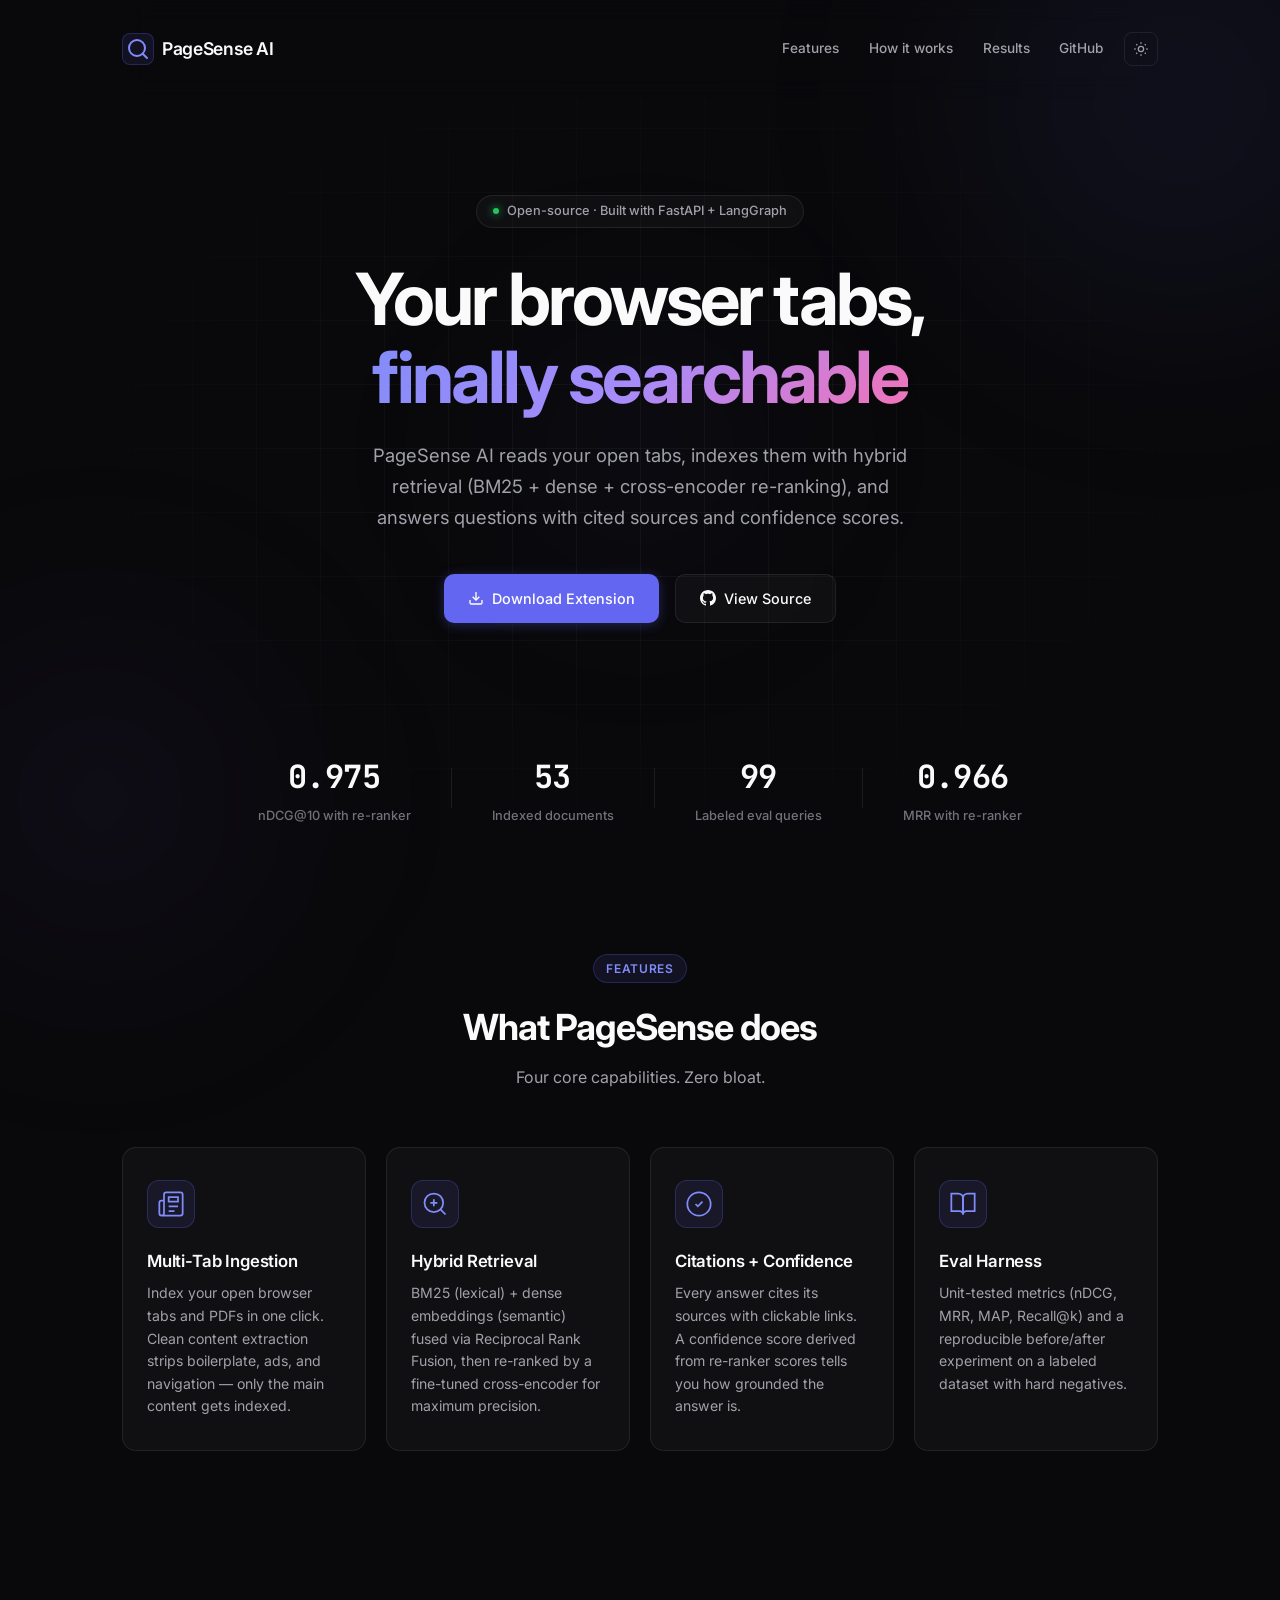
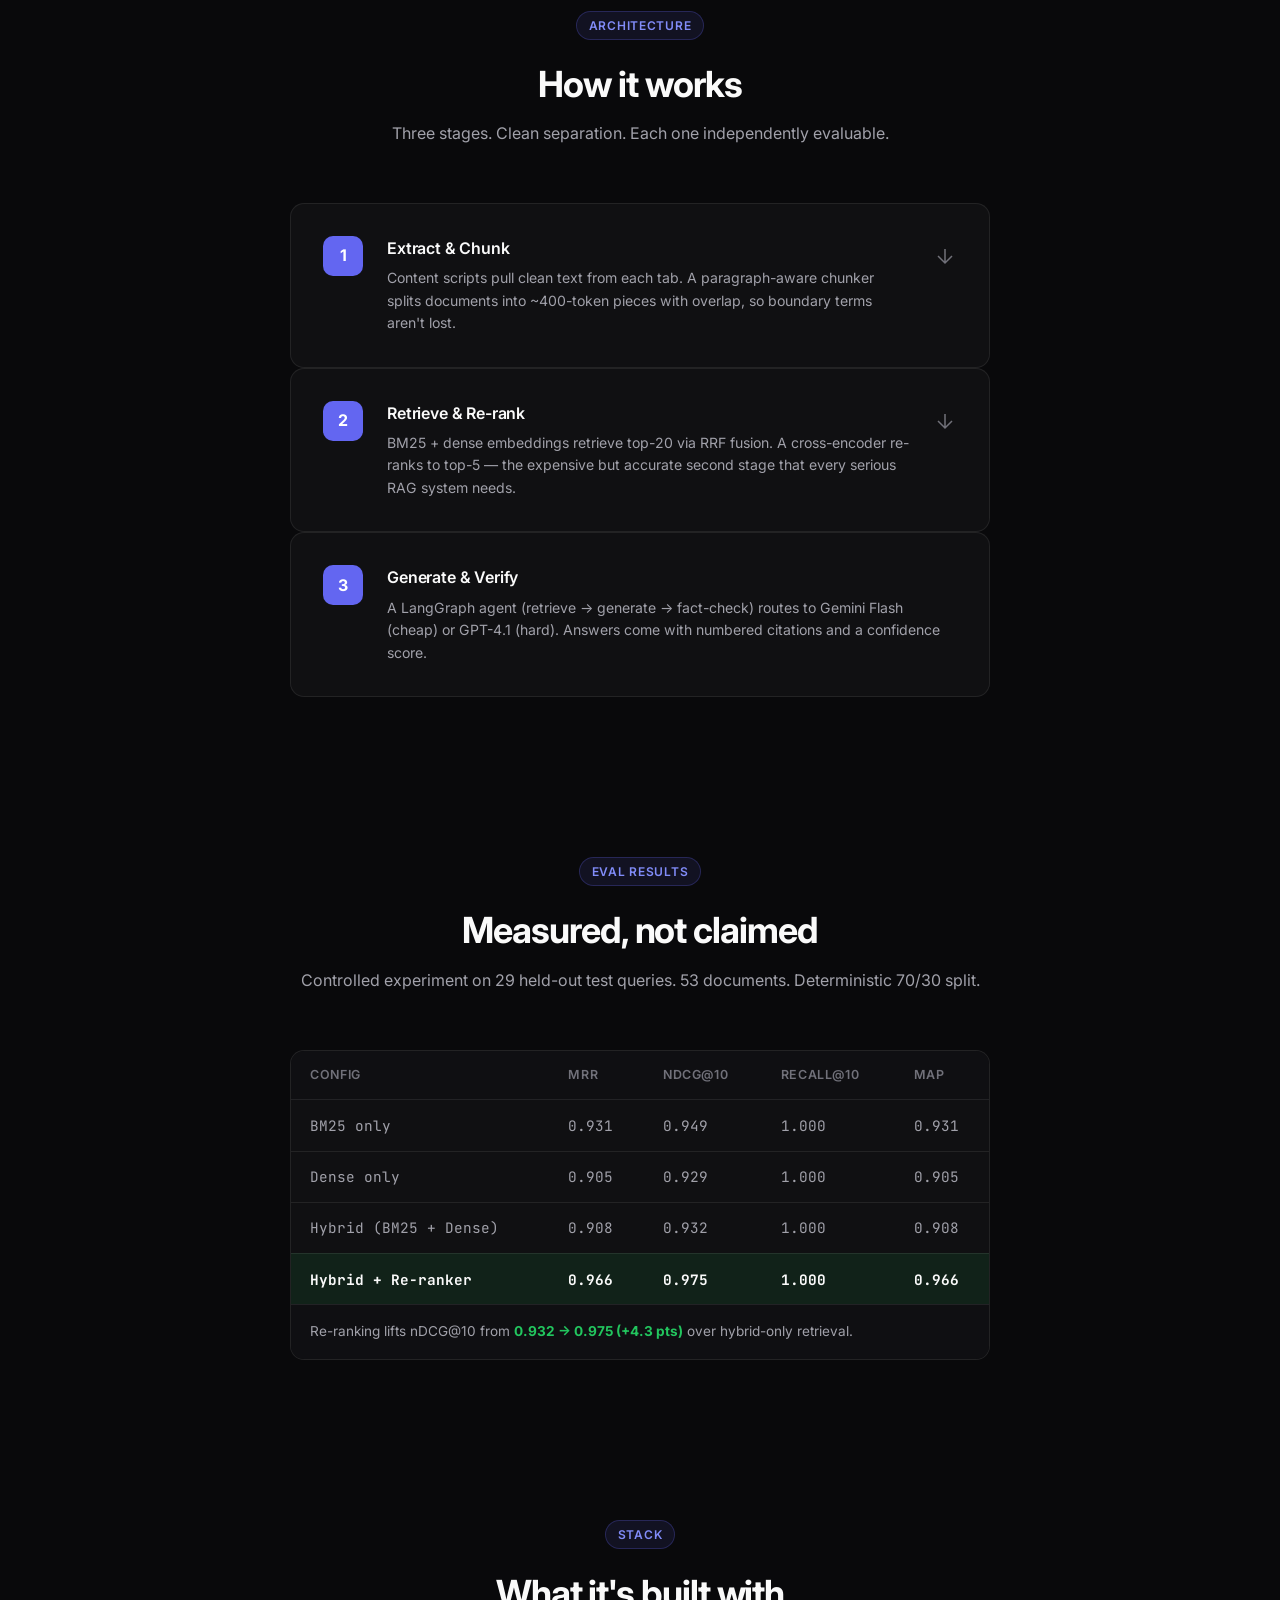
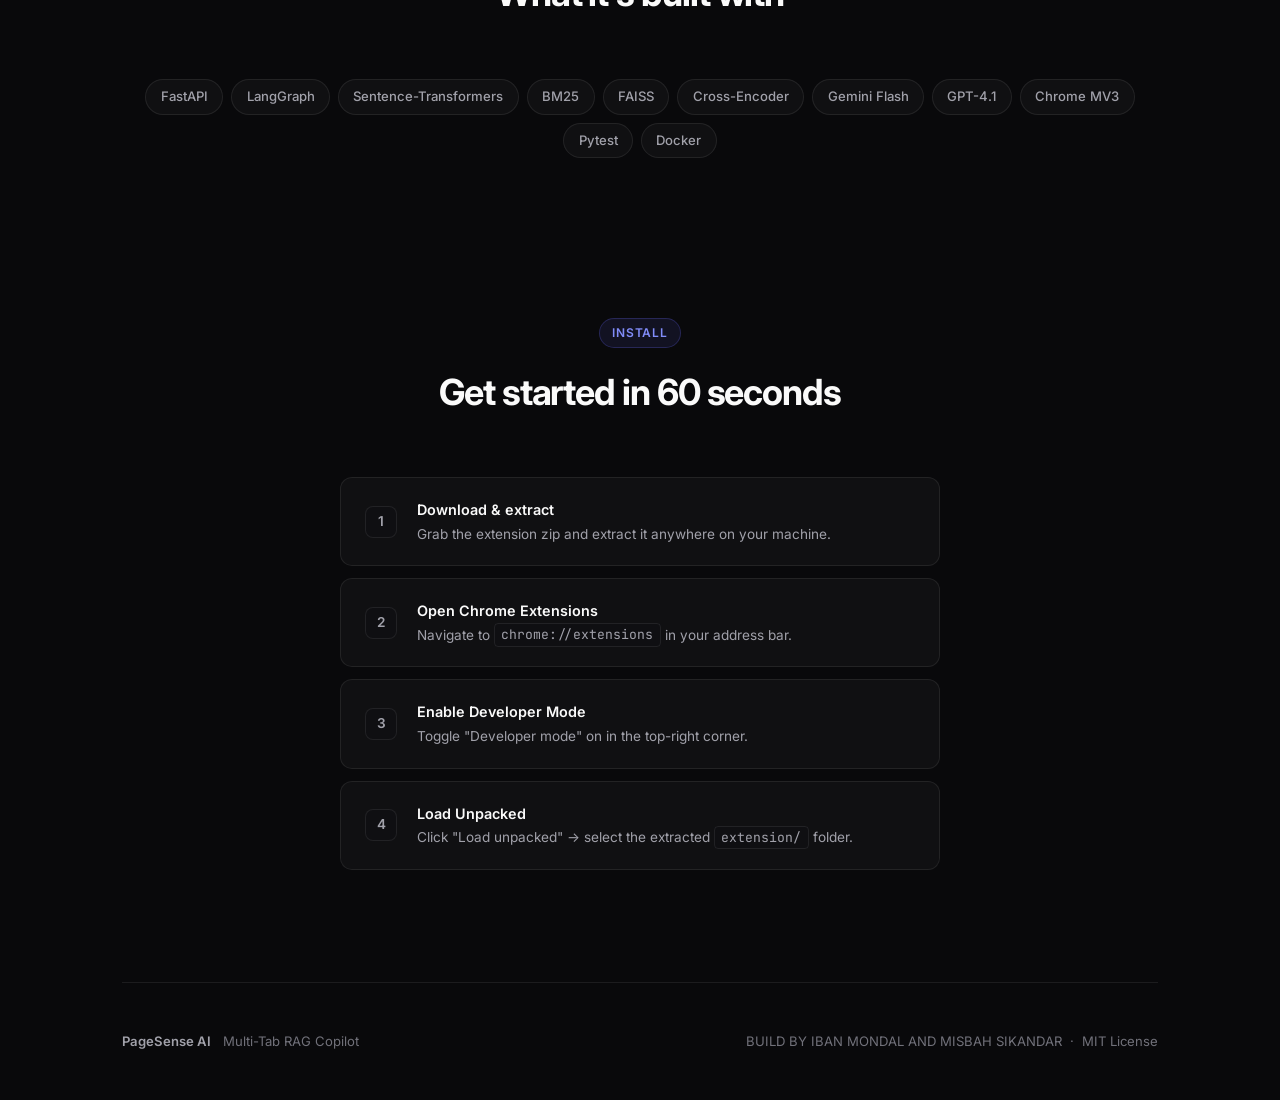
<file: website/index.html>
<!DOCTYPE html>
<html lang="en" data-theme="dark">
<head>
  <meta charset="UTF-8">
  <meta name="viewport" content="width=device-width, initial-scale=1.0">
  <title>PageSense AI — Multi-Tab RAG Copilot</title>
  <meta name="description" content="An intelligent browser copilot that reads your open tabs and answers with citations, powered by hybrid retrieval and a fine-tuned re-ranker.">
  <link rel="stylesheet" href="style.css">
  <link rel="preconnect" href="https://fonts.googleapis.com">
  <link href="https://fonts.googleapis.com/css2?family=Inter:wght@300;400;500;600;700;800&family=JetBrains+Mono:wght@400;500&display=swap" rel="stylesheet">
</head>
<body>

  <!-- Animated background -->
  <div class="bg-grid"></div>
  <div class="gradient-orb orb-1"></div>
  <div class="gradient-orb orb-2"></div>
  <div class="gradient-orb orb-3"></div>

  <div class="container">

    <!-- Nav -->
    <nav class="nav reveal">
      <div class="nav-logo">
        <span class="logo-icon">
          <svg width="24" height="24" viewBox="0 0 24 24" fill="none" stroke="currentColor" stroke-width="2" stroke-linecap="round" stroke-linejoin="round"><circle cx="11" cy="11" r="8"/><path d="m21 21-4.3-4.3"/></svg>
        </span>
        PageSense AI
      </div>
      <div class="nav-right">
        <a href="#features" class="nav-link">Features</a>
        <a href="#how-it-works" class="nav-link">How it works</a>
        <a href="#results" class="nav-link">Results</a>
        <a href="https://github.com/ibanmondal/PAGESENSEAI" target="_blank" class="nav-link">GitHub</a>
        <button class="theme-btn" id="theme-btn" aria-label="Toggle theme">
          <svg class="icon-sun" width="16" height="16" viewBox="0 0 24 24" fill="none" stroke="currentColor" stroke-width="2"><circle cx="12" cy="12" r="4"/><path d="M12 2v2M12 20v2M4.93 4.93l1.41 1.41M17.66 17.66l1.41 1.41M2 12h2M20 12h2M6.34 17.66l-1.41 1.41M19.07 4.93l-1.41 1.41"/></svg>
          <svg class="icon-moon" width="16" height="16" viewBox="0 0 24 24" fill="none" stroke="currentColor" stroke-width="2"><path d="M12 3a6 6 0 0 0 9 9 9 9 0 1 1-9-9Z"/></svg>
        </button>
      </div>
    </nav>

    <!-- Hero -->
    <header class="hero">
      <div class="hero-badge reveal">
        <span class="badge-dot"></span>
        Open-source · Built with FastAPI + LangGraph
      </div>
      <h1 class="hero-title reveal">
        Your browser tabs,<br>
        <span class="gradient-text">finally searchable</span>
      </h1>
      <p class="hero-sub reveal">
        PageSense AI reads your open tabs, indexes them with hybrid retrieval (BM25 + dense + cross-encoder re-ranking), and answers questions with cited sources and confidence scores.
      </p>
      <div class="hero-actions reveal">
        <a href="downloads/pagesense-extension.zip?v=2" class="btn btn-primary" download>
          <svg width="16" height="16" viewBox="0 0 24 24" fill="none" stroke="currentColor" stroke-width="2"><path d="M21 15v4a2 2 0 0 1-2 2H5a2 2 0 0 1-2-2v-4"/><polyline points="7 10 12 15 17 10"/><line x1="12" y1="15" x2="12" y2="3"/></svg>
          Download Extension
        </a>
        <a href="https://github.com/ibanmondal/PAGESENSEAI" target="_blank" class="btn btn-secondary">
          <svg width="16" height="16" viewBox="0 0 24 24" fill="currentColor"><path d="M12 0c-6.626 0-12 5.373-12 12 0 5.302 3.438 9.8 8.207 11.387.599.111.793-.261.793-.577v-2.234c-3.338.726-4.033-1.416-4.033-1.416-.546-1.387-1.333-1.756-1.333-1.756-1.089-.745.083-.729.083-.729 1.205.084 1.839 1.237 1.839 1.237 1.07 1.834 2.807 1.304 3.492.997.107-.775.418-1.305.762-1.604-2.665-.305-5.467-1.334-5.467-5.931 0-1.311.469-2.381 1.236-3.221-.124-.303-.535-1.524.117-3.176 0 0 1.008-.322 3.301 1.23.957-.266 1.983-.399 3.003-.404 1.02.005 2.047.138 3.006.404 2.291-1.552 3.297-1.23 3.297-1.23.653 1.653.242 2.874.118 3.176.77.84 1.235 1.911 1.235 3.221 0 4.609-2.807 5.624-5.479 5.921.43.372.823 1.102.823 2.222v3.293c0 .319.192.694.801.576 4.765-1.589 8.199-6.086 8.199-11.386 0-6.627-5.373-12-12-12z"/></svg>
          View Source
        </a>
      </div>
    </header>

    <!-- Stats -->
    <section class="stats reveal">
      <div class="stat">
        <div class="stat-value" data-target="0.975">0</div>
        <div class="stat-label">nDCG@10 with re-ranker</div>
      </div>
      <div class="stat-divider"></div>
      <div class="stat">
        <div class="stat-value" data-target="53">0</div>
        <div class="stat-label">Indexed documents</div>
      </div>
      <div class="stat-divider"></div>
      <div class="stat">
        <div class="stat-value" data-target="99">0</div>
        <div class="stat-label">Labeled eval queries</div>
      </div>
      <div class="stat-divider"></div>
      <div class="stat">
        <div class="stat-value" data-target="0.966">0</div>
        <div class="stat-label">MRR with re-ranker</div>
      </div>
    </section>

    <!-- Features -->
    <section id="features" class="section">
      <div class="section-header reveal">
        <span class="section-tag">Features</span>
        <h2>What PageSense does</h2>
        <p>Four core capabilities. Zero bloat.</p>
      </div>
      <div class="features-grid">
        <div class="feature-card reveal">
          <div class="feature-icon-wrap">
            <svg width="28" height="28" viewBox="0 0 24 24" fill="none" stroke="currentColor" stroke-width="1.5"><path d="M4 22h16a2 2 0 0 0 2-2V4a2 2 0 0 0-2-2H8a2 2 0 0 0-2 2v16a2 2 0 0 1-2 2Zm0 0a2 2 0 0 1-2-2v-9c0-1.1.9-2 2-2h2"/><path d="M18 14h-8"/><path d="M15 18h-5"/><path d="M10 6h8v4h-8V6Z"/></svg>
          </div>
          <h3>Multi-Tab Ingestion</h3>
          <p>Index your open browser tabs and PDFs in one click. Clean content extraction strips boilerplate, ads, and navigation — only the main content gets indexed.</p>
        </div>
        <div class="feature-card reveal">
          <div class="feature-icon-wrap">
            <svg width="28" height="28" viewBox="0 0 24 24" fill="none" stroke="currentColor" stroke-width="1.5"><circle cx="11" cy="11" r="8"/><path d="m21 21-4.3-4.3"/><path d="M11 8v6"/><path d="M8 11h6"/></svg>
          </div>
          <h3>Hybrid Retrieval</h3>
          <p>BM25 (lexical) + dense embeddings (semantic) fused via Reciprocal Rank Fusion, then re-ranked by a fine-tuned cross-encoder for maximum precision.</p>
        </div>
        <div class="feature-card reveal">
          <div class="feature-icon-wrap">
            <svg width="28" height="28" viewBox="0 0 24 24" fill="none" stroke="currentColor" stroke-width="1.5"><path d="M12 22c5.523 0 10-4.477 10-10S17.523 2 12 2 2 6.477 2 12s4.477 10 10 10z"/><path d="m9 12 2 2 4-4"/></svg>
          </div>
          <h3>Citations + Confidence</h3>
          <p>Every answer cites its sources with clickable links. A confidence score derived from re-ranker scores tells you how grounded the answer is.</p>
        </div>
        <div class="feature-card reveal">
          <div class="feature-icon-wrap">
            <svg width="28" height="28" viewBox="0 0 24 24" fill="none" stroke="currentColor" stroke-width="1.5"><path d="M2 3h6a4 4 0 0 1 4 4v14a3 3 0 0 0-3-3H2z"/><path d="M22 3h-6a4 4 0 0 0-4 4v14a3 3 0 0 1 3-3h7z"/></svg>
          </div>
          <h3>Eval Harness</h3>
          <p>Unit-tested metrics (nDCG, MRR, MAP, Recall@k) and a reproducible before/after experiment on a labeled dataset with hard negatives.</p>
        </div>
      </div>
    </section>

    <!-- How it works -->
    <section id="how-it-works" class="section">
      <div class="section-header reveal">
        <span class="section-tag">Architecture</span>
        <h2>How it works</h2>
        <p>Three stages. Clean separation. Each one independently evaluable.</p>
      </div>
      <div class="pipeline">
        <div class="pipeline-step reveal">
          <div class="pipeline-icon">1</div>
          <div class="pipeline-content">
            <h3>Extract & Chunk</h3>
            <p>Content scripts pull clean text from each tab. A paragraph-aware chunker splits documents into ~400-token pieces with overlap, so boundary terms aren't lost.</p>
          </div>
          <div class="pipeline-arrow">
            <svg width="24" height="24" viewBox="0 0 24 24" fill="none" stroke="currentColor" stroke-width="1.5"><path d="M12 5v14M19 12l-7 7-7-7"/></svg>
          </div>
        </div>
        <div class="pipeline-step reveal">
          <div class="pipeline-icon">2</div>
          <div class="pipeline-content">
            <h3>Retrieve & Re-rank</h3>
            <p>BM25 + dense embeddings retrieve top-20 via RRF fusion. A cross-encoder re-ranks to top-5 — the expensive but accurate second stage that every serious RAG system needs.</p>
          </div>
          <div class="pipeline-arrow">
            <svg width="24" height="24" viewBox="0 0 24 24" fill="none" stroke="currentColor" stroke-width="1.5"><path d="M12 5v14M19 12l-7 7-7-7"/></svg>
          </div>
        </div>
        <div class="pipeline-step reveal">
          <div class="pipeline-icon">3</div>
          <div class="pipeline-content">
            <h3>Generate & Verify</h3>
            <p>A LangGraph agent (retrieve → generate → fact-check) routes to Gemini Flash (cheap) or GPT-4.1 (hard). Answers come with numbered citations and a confidence score.</p>
          </div>
        </div>
      </div>
    </section>

    <!-- Results -->
    <section id="results" class="section">
      <div class="section-header reveal">
        <span class="section-tag">Eval Results</span>
        <h2>Measured, not claimed</h2>
        <p>Controlled experiment on 29 held-out test queries. 53 documents. Deterministic 70/30 split.</p>
      </div>
      <div class="results-table-wrap reveal">
        <table class="results-table">
          <thead>
            <tr>
              <th>Config</th>
              <th>MRR</th>
              <th>nDCG@10</th>
              <th>Recall@10</th>
              <th>MAP</th>
            </tr>
          </thead>
          <tbody>
            <tr>
              <td>BM25 only</td>
              <td>0.931</td>
              <td>0.949</td>
              <td>1.000</td>
              <td>0.931</td>
            </tr>
            <tr>
              <td>Dense only</td>
              <td>0.905</td>
              <td>0.929</td>
              <td>1.000</td>
              <td>0.905</td>
            </tr>
            <tr>
              <td>Hybrid (BM25 + Dense)</td>
              <td>0.908</td>
              <td>0.932</td>
              <td>1.000</td>
              <td>0.908</td>
            </tr>
            <tr class="highlight-row">
              <td><strong>Hybrid + Re-ranker</strong></td>
              <td><strong>0.966</strong></td>
              <td><strong>0.975</strong></td>
              <td><strong>1.000</strong></td>
              <td><strong>0.966</strong></td>
            </tr>
          </tbody>
        </table>
        <div class="results-note">
          Re-ranking lifts nDCG@10 from <strong>0.932 → 0.975 (+4.3 pts)</strong> over hybrid-only retrieval.
        </div>
      </div>
    </section>

    <!-- Tech stack -->
    <section class="section">
      <div class="section-header reveal">
        <span class="section-tag">Stack</span>
        <h2>What it's built with</h2>
      </div>
      <div class="tech-pills reveal">
        <span class="pill">FastAPI</span>
        <span class="pill">LangGraph</span>
        <span class="pill">Sentence-Transformers</span>
        <span class="pill">BM25</span>
        <span class="pill">FAISS</span>
        <span class="pill">Cross-Encoder</span>
        <span class="pill">Gemini Flash</span>
        <span class="pill">GPT-4.1</span>
        <span class="pill">Chrome MV3</span>
        <span class="pill">Pytest</span>
        <span class="pill">Docker</span>
      </div>
    </section>

    <!-- Install -->
    <section class="section">
      <div class="section-header reveal">
        <span class="section-tag">Install</span>
        <h2>Get started in 60 seconds</h2>
      </div>
      <div class="install-steps reveal">
        <div class="install-step">
          <div class="install-num">1</div>
          <div class="install-body">
            <div class="install-title">Download & extract</div>
            <div class="install-desc">Grab the extension zip and extract it anywhere on your machine.</div>
          </div>
        </div>
        <div class="install-step">
          <div class="install-num">2</div>
          <div class="install-body">
            <div class="install-title">Open Chrome Extensions</div>
            <div class="install-desc">Navigate to <code>chrome://extensions</code> in your address bar.</div>
          </div>
        </div>
        <div class="install-step">
          <div class="install-num">3</div>
          <div class="install-body">
            <div class="install-title">Enable Developer Mode</div>
            <div class="install-desc">Toggle "Developer mode" on in the top-right corner.</div>
          </div>
        </div>
        <div class="install-step">
          <div class="install-num">4</div>
          <div class="install-body">
            <div class="install-title">Load Unpacked</div>
            <div class="install-desc">Click "Load unpacked" → select the extracted <code>extension/</code> folder.</div>
          </div>
        </div>
      </div>
    </section>

    <!-- Footer -->
    <footer class="footer reveal">
      <div class="footer-inner">
        <div class="footer-left">
          <span class="footer-logo">PageSense AI</span>
          <span>Multi-Tab RAG Copilot</span>
        </div>
        <div class="footer-right">
          <span>BUILD BY IBAN MONDAL AND MISBAH SIKANDAR</span>
          <span>·</span>
          <span>MIT License</span>
        </div>
      </div>
    </footer>

  </div>

  <script>
    // ── Theme toggle ──
    const btn = document.getElementById('theme-btn');
    const html = document.documentElement;
    const saved = localStorage.getItem('ps-theme');
    if (saved) html.setAttribute('data-theme', saved);
    btn.addEventListener('click', () => {
      const next = html.getAttribute('data-theme') === 'light' ? 'dark' : 'light';
      html.setAttribute('data-theme', next);
      localStorage.setItem('ps-theme', next);
    });

    // ── Scroll reveal (Intersection Observer) ──
    const reveals = document.querySelectorAll('.reveal');
    const observer = new IntersectionObserver((entries) => {
      entries.forEach((entry, i) => {
        if (entry.isIntersecting) {
          // stagger children slightly
          const delay = Array.from(entry.target.parentElement.children).indexOf(entry.target) * 60;
          entry.target.style.transitionDelay = Math.min(delay, 300) + 'ms';
          entry.target.classList.add('revealed');
          observer.unobserve(entry.target);
        }
      });
    }, { threshold: 0.1, rootMargin: '0px 0px -40px 0px' });
    reveals.forEach(el => observer.observe(el));

    // ── Animated stat counters ──
    const statEls = document.querySelectorAll('.stat-value[data-target]');
    const statObserver = new IntersectionObserver((entries) => {
      entries.forEach(entry => {
        if (entry.isIntersecting) {
          animateCounter(entry.target);
          statObserver.unobserve(entry.target);
        }
      });
    }, { threshold: 0.5 });
    statEls.forEach(el => statObserver.observe(el));

    function animateCounter(el) {
      const target = parseFloat(el.dataset.target);
      const isFloat = target < 1;
      const duration = 1500;
      const start = performance.now();
      function tick(now) {
        const progress = Math.min((now - start) / duration, 1);
        const ease = 1 - Math.pow(1 - progress, 3); // ease-out cubic
        const current = target * ease;
        el.textContent = isFloat ? current.toFixed(3) : Math.round(current);
        if (progress < 1) requestAnimationFrame(tick);
      }
      requestAnimationFrame(tick);
    }

    // ── Smooth scroll for nav links ──
    document.querySelectorAll('a[href^="#"]').forEach(a => {
      a.addEventListener('click', e => {
        e.preventDefault();
        const target = document.querySelector(a.getAttribute('href'));
        if (target) target.scrollIntoView({ behavior: 'smooth', block: 'start' });
      });
    });

    // ── Mouse glow on cards ──
    document.querySelectorAll('.feature-card, .install-step').forEach(card => {
      card.addEventListener('mousemove', (e) => {
        const rect = card.getBoundingClientRect();
        const x = ((e.clientX - rect.left) / rect.width) * 100;
        const y = ((e.clientY - rect.top) / rect.height) * 100;
        card.style.setProperty('--mouse-x', x + '%');
        card.style.setProperty('--mouse-y', y + '%');
      });
    });
  </script>

</body>
</html>
</file>
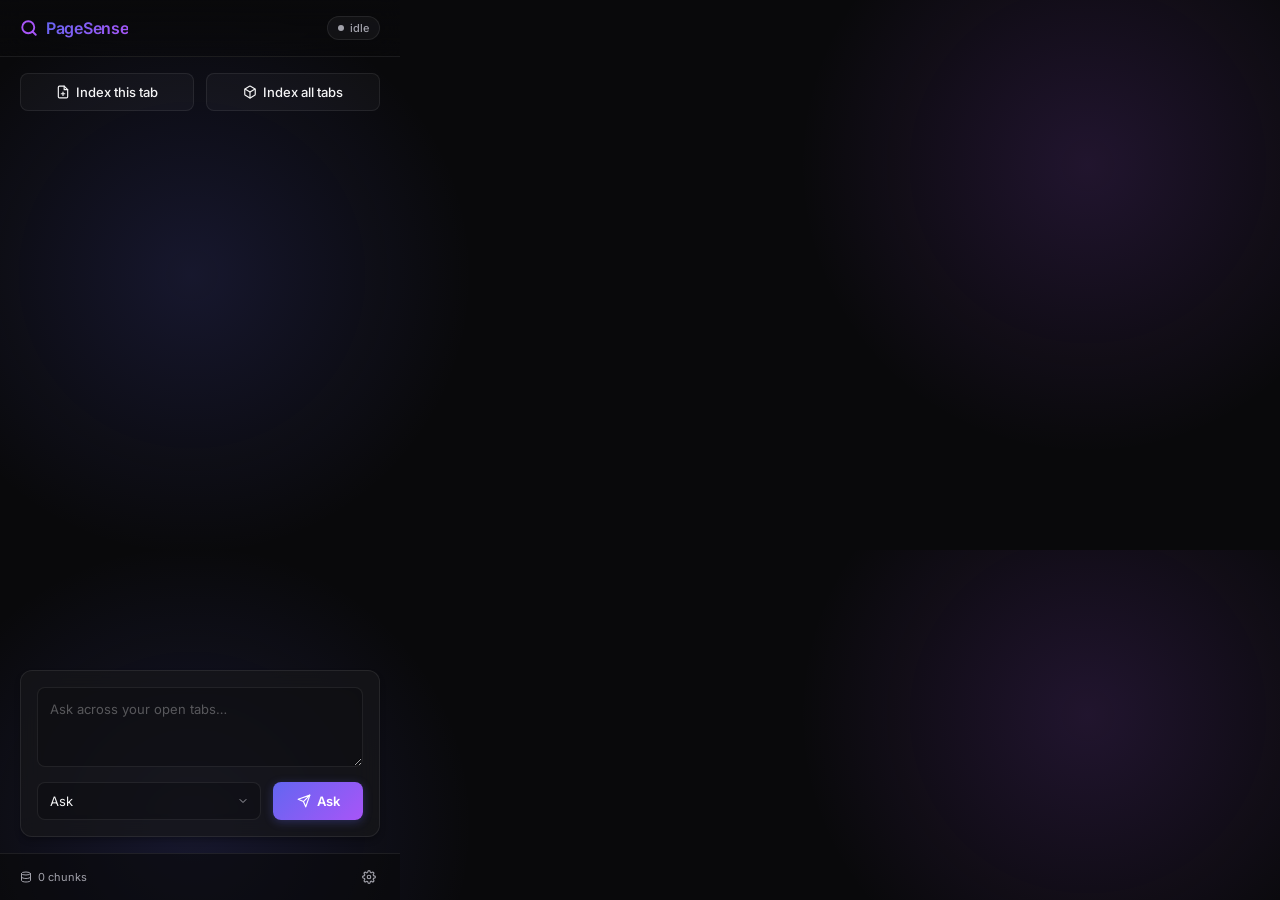
<file: extension/src/popup/popup.html>
<!DOCTYPE html>
<html lang="en">
<head>
  <meta charset="UTF-8" />
  <title>PageSense AI</title>
  <link rel="preconnect" href="https://fonts.googleapis.com">
  <link rel="preconnect" href="https://fonts.gstatic.com" crossorigin>
  <link href="https://fonts.googleapis.com/css2?family=Inter:wght@400;500;600&display=swap" rel="stylesheet">
  <link rel="stylesheet" href="popup.css" />
</head>
<body>
  <div class="glass-container">
    <header>
      <div class="logo">
        <svg width="18" height="18" viewBox="0 0 24 24" fill="none" stroke="currentColor" stroke-width="2.5" stroke-linecap="round" stroke-linejoin="round">
          <circle cx="11" cy="11" r="8"></circle>
          <line x1="21" y1="21" x2="16.65" y2="16.65"></line>
        </svg>
        <h1>PageSense</h1>
      </div>
      <span id="status" class="status idle">
        <span class="status-dot"></span><span id="status-text">idle</span>
      </span>
    </header>

    <main>
      <section class="actions">
        <button id="ingest-active" class="btn-secondary">
          <svg width="14" height="14" viewBox="0 0 24 24" fill="none" stroke="currentColor" stroke-width="2" stroke-linecap="round" stroke-linejoin="round"><path d="M14 2H6a2 2 0 0 0-2 2v16a2 2 0 0 0 2 2h12a2 2 0 0 0 2-2V8z"></path><polyline points="14 2 14 8 20 8"></polyline><line x1="12" y1="18" x2="12" y2="12"></line><line x1="9" y1="15" x2="15" y2="15"></line></svg>
          Index this tab
        </button>
        <button id="ingest-all" class="btn-secondary">
          <svg width="14" height="14" viewBox="0 0 24 24" fill="none" stroke="currentColor" stroke-width="2" stroke-linecap="round" stroke-linejoin="round"><path d="M21 16V8a2 2 0 0 0-1-1.73l-7-4a2 2 0 0 0-2 0l-7 4A2 2 0 0 0 3 8v8a2 2 0 0 0 1 1.73l7 4a2 2 0 0 0 2 0l7-4A2 2 0 0 0 21 16z"></path><polyline points="3.27 6.96 12 12.01 20.73 6.96"></polyline><line x1="12" y1="22.08" x2="12" y2="12"></line></svg>
          Index all tabs
        </button>
      </section>

      <div id="chat-container" class="chat-container">
        <!-- Chat bubbles appended here -->
      </div>

      <section class="ask card">
        <div class="input-wrapper">
          <textarea id="question" placeholder="Ask across your open tabs…" rows="2"></textarea>
        </div>
        <div class="row">
          <div class="select-wrapper">
            <select id="mode">
              <option value="ask">Ask</option>
              <option value="compare">Compare</option>
              <option value="summarize">Summarize</option>
            </select>
            <svg class="select-icon" width="12" height="12" viewBox="0 0 24 24" fill="none" stroke="currentColor" stroke-width="2" stroke-linecap="round" stroke-linejoin="round"><polyline points="6 9 12 15 18 9"></polyline></svg>
          </div>
          <button id="ask-btn" class="btn-primary">
            <svg width="14" height="14" viewBox="0 0 24 24" fill="none" stroke="currentColor" stroke-width="2" stroke-linecap="round" stroke-linejoin="round"><line x1="22" y1="2" x2="11" y2="13"></line><polygon points="22 2 15 22 11 13 2 9 22 2"></polygon></svg>
            Ask
          </button>
        </div>
      </section>
    </main>

    <footer>
      <span id="indexed-count" class="footer-stat">
        <svg width="12" height="12" viewBox="0 0 24 24" fill="none" stroke="currentColor" stroke-width="2" stroke-linecap="round" stroke-linejoin="round"><ellipse cx="12" cy="5" rx="9" ry="3"></ellipse><path d="M21 12c0 1.66-4 3-9 3s-9-1.34-9-3"></path><path d="M3 5v14c0 1.66 4 3 9 3s9-1.34 9-3V5"></path></svg>
        0 chunks
      </span>
      <a id="settings" title="Settings">
        <svg width="14" height="14" viewBox="0 0 24 24" fill="none" stroke="currentColor" stroke-width="2" stroke-linecap="round" stroke-linejoin="round"><circle cx="12" cy="12" r="3"></circle><path d="M19.4 15a1.65 1.65 0 0 0 .33 1.82l.06.06a2 2 0 0 1 0 2.83 2 2 0 0 1-2.83 0l-.06-.06a1.65 1.65 0 0 0-1.82-.33 1.65 1.65 0 0 0-1 1.51V21a2 2 0 0 1-2 2 2 2 0 0 1-2-2v-.09A1.65 1.65 0 0 0 9 19.4a1.65 1.65 0 0 0-1.82.33l-.06.06a2 2 0 0 1-2.83 0 2 2 0 0 1 0-2.83l.06-.06a1.65 1.65 0 0 0 .33-1.82 1.65 1.65 0 0 0-1.51-1H3a2 2 0 0 1-2-2 2 2 0 0 1 2-2h.09A1.65 1.65 0 0 0 4.6 9a1.65 1.65 0 0 0-.33-1.82l-.06-.06a2 2 0 0 1 0-2.83 2 2 0 0 1 2.83 0l.06.06a1.65 1.65 0 0 0 1.82.33H9a1.65 1.65 0 0 0 1-1.51V3a2 2 0 0 1 2-2 2 2 0 0 1 2 2v.09a1.65 1.65 0 0 0 1 1.51 1.65 1.65 0 0 0 1.82-.33l.06-.06a2 2 0 0 1 2.83 0 2 2 0 0 1 0 2.83l-.06.06a1.65 1.65 0 0 0-.33 1.82V9a1.65 1.65 0 0 0 1.51 1H21a2 2 0 0 1 2 2 2 2 0 0 1-2 2h-.09a1.65 1.65 0 0 0-1.51 1z"></path></svg>
      </a>
    </footer>
  </div>
  <script src="popup.js"></script>
</body>
</html>
</file>
<file: website/style.css>
/* ═══════════════════════════════════════════════════
   PageSense AI — Landing page styles
   ═══════════════════════════════════════════════════ */

/* ── Imports ── */
@import url('https://fonts.googleapis.com/css2?family=Inter:wght@300;400;500;600;700;800&family=JetBrains+Mono:wght@400;500&display=swap');

/* ── Design tokens ── */
:root {
  --font-sans: 'Inter', -apple-system, BlinkMacSystemFont, sans-serif;
  --font-mono: 'JetBrains Mono', monospace;

  /* Dark (default) */
  --bg: #09090b;
  --bg-subtle: #0f0f12;
  --bg-card: rgba(255,255,255,0.03);
  --bg-card-hover: rgba(255,255,255,0.06);
  --border: rgba(255,255,255,0.08);
  --border-hover: rgba(255,255,255,0.15);
  --text: #fafafa;
  --text-secondary: #a1a1aa;
  --text-muted: #71717a;
  --accent: #6366f1;
  --accent-light: #818cf8;
  --accent-bg: rgba(99,102,241,0.1);
  --accent-border: rgba(99,102,241,0.25);
  --green: #22c55e;
  --green-bg: rgba(34,197,94,0.1);
  --shadow: 0 1px 3px rgba(0,0,0,0.4), 0 8px 24px rgba(0,0,0,0.3);
  --glow: 0 0 60px rgba(99,102,241,0.15);
}

[data-theme="light"] {
  --bg: #fafafa;
  --bg-subtle: #f4f4f5;
  --bg-card: rgba(0,0,0,0.02);
  --bg-card-hover: rgba(0,0,0,0.04);
  --border: rgba(0,0,0,0.08);
  --border-hover: rgba(0,0,0,0.15);
  --text: #09090b;
  --text-secondary: #52525b;
  --text-muted: #a1a1aa;
  --accent: #4f46e5;
  --accent-light: #6366f1;
  --accent-bg: rgba(79,70,229,0.08);
  --accent-border: rgba(79,70,229,0.2);
  --green: #16a34a;
  --green-bg: rgba(22,163,74,0.08);
  --shadow: 0 1px 3px rgba(0,0,0,0.06), 0 8px 24px rgba(0,0,0,0.06);
  --glow: 0 0 60px rgba(79,70,229,0.08);
}

/* ── Reset ── */
*, *::before, *::after {
  margin: 0; padding: 0; box-sizing: border-box;
  -webkit-font-smoothing: antialiased;
}

html { scroll-behavior: smooth; }

body {
  font-family: var(--font-sans);
  background: var(--bg);
  color: var(--text);
  line-height: 1.6;
  overflow-x: hidden;
}

::selection {
  background: var(--accent);
  color: #fff;
}

/* ── Background effects ── */
.bg-grid {
  position: fixed; inset: 0; z-index: 0; pointer-events: none;
  background-image:
    linear-gradient(var(--border) 1px, transparent 1px),
    linear-gradient(90deg, var(--border) 1px, transparent 1px);
  background-size: 64px 64px;
  mask-image: radial-gradient(ellipse at center, black 20%, transparent 70%);
  -webkit-mask-image: radial-gradient(ellipse at center, black 20%, transparent 70%);
  opacity: 0.5;
}

.gradient-orb {
  position: fixed; border-radius: 50%; pointer-events: none;
  filter: blur(100px); z-index: 0;
  animation: float 20s ease-in-out infinite;
}
.orb-1 {
  width: 600px; height: 600px;
  background: radial-gradient(circle, rgba(99,102,241,0.12), transparent 70%);
  top: -200px; right: -200px;
}
.orb-2 {
  width: 500px; height: 500px;
  background: radial-gradient(circle, rgba(139,92,246,0.08), transparent 70%);
  bottom: -150px; left: -150px;
  animation-delay: -7s;
}
.orb-3 {
  width: 400px; height: 400px;
  background: radial-gradient(circle, rgba(99,102,241,0.06), transparent 70%);
  top: 50%; left: 50%; transform: translate(-50%,-50%);
  animation-delay: -14s;
}

@keyframes float {
  0%, 100% { transform: translate(0,0) scale(1); }
  25% { transform: translate(30px,-20px) scale(1.02); }
  50% { transform: translate(-20px,30px) scale(0.98); }
  75% { transform: translate(20px,20px) scale(1.01); }
}

/* ── Layout ── */
.container {
  position: relative; z-index: 1;
  max-width: 1100px;
  margin: 0 auto;
  padding: 0 2rem;
}

/* ── Reveal animation ── */
.reveal {
  opacity: 0;
  transform: translateY(20px);
  transition: opacity 0.7s cubic-bezier(0.16, 1, 0.3, 1),
              transform 0.7s cubic-bezier(0.16, 1, 0.3, 1);
}
.reveal.revealed {
  opacity: 1;
  transform: translateY(0);
}

/* ── Nav ── */
.nav {
  display: flex;
  align-items: center;
  justify-content: space-between;
  padding: 2rem 0;
  position: sticky;
  top: 0;
  z-index: 100;
  backdrop-filter: blur(12px);
  -webkit-backdrop-filter: blur(12px);
}
.nav-logo {
  display: flex; align-items: center; gap: 0.5rem;
  font-size: 1.1rem; font-weight: 600; letter-spacing: -0.02em;
}
.logo-icon {
  display: flex; align-items: center; justify-content: center;
  width: 32px; height: 32px;
  border-radius: 8px;
  background: var(--accent-bg);
  border: 1px solid var(--accent-border);
  color: var(--accent-light);
}
.nav-right {
  display: flex; align-items: center; gap: 0.25rem;
}
.nav-link {
  padding: 0.4rem 0.8rem;
  font-size: 0.85rem; font-weight: 500;
  color: var(--text-secondary);
  text-decoration: none;
  border-radius: 6px;
  transition: color 0.2s, background 0.2s;
}
.nav-link:hover {
  color: var(--text);
  background: var(--bg-card);
}
.theme-btn {
  display: flex; align-items: center; justify-content: center;
  width: 34px; height: 34px;
  border: 1px solid var(--border);
  border-radius: 8px;
  background: transparent;
  color: var(--text-secondary);
  cursor: pointer;
  transition: all 0.2s;
  margin-left: 0.25rem;
}
.theme-btn:hover { background: var(--bg-card); color: var(--text); }
[data-theme="dark"] .icon-sun { display: block; }
[data-theme="dark"] .icon-moon { display: none; }
[data-theme="light"] .icon-sun { display: none; }
[data-theme="light"] .icon-moon { display: block; }

/* ── Hero ── */
.hero {
  text-align: center;
  padding: 6rem 0 5rem;
}
.hero-badge {
  display: inline-flex; align-items: center; gap: 0.5rem;
  padding: 0.35rem 1rem;
  font-size: 0.8rem; font-weight: 500;
  color: var(--text-secondary);
  background: var(--bg-card);
  border: 1px solid var(--border);
  border-radius: 100px;
  margin-bottom: 2rem;
}
.badge-dot {
  width: 6px; height: 6px;
  border-radius: 50%;
  background: var(--green);
  box-shadow: 0 0 8px var(--green);
  animation: pulse-dot 2s ease-in-out infinite;
}
@keyframes pulse-dot {
  0%, 100% { opacity: 1; transform: scale(1); }
  50% { opacity: 0.5; transform: scale(0.8); }
}
.hero-title {
  font-size: clamp(2.5rem, 6vw, 4.5rem);
  font-weight: 700;
  line-height: 1.08;
  letter-spacing: -0.04em;
  margin-bottom: 1.5rem;
}
.gradient-text {
  background: linear-gradient(135deg, var(--accent-light), #a78bfa, #f472b6);
  -webkit-background-clip: text;
  -webkit-text-fill-color: transparent;
  background-clip: text;
}
.hero-sub {
  font-size: 1.15rem;
  color: var(--text-secondary);
  max-width: 560px;
  margin: 0 auto 2.5rem;
  font-weight: 400;
  line-height: 1.7;
}
.hero-actions {
  display: flex;
  justify-content: center;
  gap: 1rem;
  flex-wrap: wrap;
}

/* ── Buttons ── */
.btn {
  display: inline-flex; align-items: center; gap: 0.5rem;
  padding: 0.75rem 1.5rem;
  font-size: 0.9rem; font-weight: 500;
  text-decoration: none;
  border-radius: 10px;
  transition: all 0.25s cubic-bezier(0.16, 1, 0.3, 1);
  cursor: pointer;
  border: none;
}
.btn-primary {
  background: var(--accent);
  color: #fff;
  box-shadow: 0 2px 12px rgba(99,102,241,0.3);
}
.btn-primary:hover {
  transform: translateY(-2px);
  box-shadow: 0 4px 20px rgba(99,102,241,0.4);
}
.btn-secondary {
  background: var(--bg-card);
  color: var(--text);
  border: 1px solid var(--border);
}
.btn-secondary:hover {
  transform: translateY(-2px);
  border-color: var(--border-hover);
  background: var(--bg-card-hover);
}

/* ── Stats ── */
.stats {
  display: flex;
  justify-content: center;
  align-items: center;
  gap: 2.5rem;
  padding: 3rem 0;
  flex-wrap: wrap;
}
.stat {
  text-align: center;
  min-width: 120px;
}
.stat-value {
  font-size: 2rem;
  font-weight: 700;
  font-family: var(--font-mono);
  letter-spacing: -0.02em;
  color: var(--text);
}
.stat-label {
  font-size: 0.8rem;
  color: var(--text-muted);
  margin-top: 0.25rem;
  font-weight: 500;
}
.stat-divider {
  width: 1px; height: 40px;
  background: var(--border);
}

/* ── Section ── */
.section {
  padding: 5rem 0;
}
.section-header {
  text-align: center;
  margin-bottom: 3.5rem;
}
.section-tag {
  display: inline-block;
  padding: 0.25rem 0.75rem;
  font-size: 0.75rem;
  font-weight: 600;
  text-transform: uppercase;
  letter-spacing: 0.06em;
  color: var(--accent-light);
  background: var(--accent-bg);
  border: 1px solid var(--accent-border);
  border-radius: 100px;
  margin-bottom: 1rem;
}
.section-header h2 {
  font-size: clamp(1.75rem, 3vw, 2.25rem);
  font-weight: 700;
  letter-spacing: -0.03em;
  margin-bottom: 0.5rem;
}
.section-header p {
  color: var(--text-secondary);
  font-size: 1rem;
}

/* ── Feature cards ── */
.features-grid {
  display: grid;
  grid-template-columns: repeat(auto-fit, minmax(240px, 1fr));
  gap: 1.25rem;
}
.feature-card {
  padding: 2rem 1.5rem;
  background: var(--bg-card);
  border: 1px solid var(--border);
  border-radius: 14px;
  transition: all 0.3s cubic-bezier(0.16, 1, 0.3, 1);
  position: relative;
  overflow: hidden;
}
.feature-card::before {
  content: '';
  position: absolute; inset: 0;
  background: radial-gradient(circle at var(--mouse-x, var(--mouse-y), 200px), var(--accent-bg), transparent 70%);
  opacity: 0;
  transition: opacity 0.3s;
  pointer-events: none;
}
.feature-card:hover::before { opacity: 1; }
.feature-card:hover {
  border-color: var(--border-hover);
  transform: translateY(-4px);
  box-shadow: var(--glow);
}
.feature-icon-wrap {
  display: flex; align-items: center; justify-content: center;
  width: 48px; height: 48px;
  border-radius: 12px;
  background: var(--accent-bg);
  border: 1px solid var(--accent-border);
  color: var(--accent-light);
  margin-bottom: 1.25rem;
}
.feature-card h3 {
  font-size: 1.05rem;
  font-weight: 600;
  letter-spacing: -0.01em;
  margin-bottom: 0.5rem;
}
.feature-card p {
  color: var(--text-secondary);
  font-size: 0.88rem;
  line-height: 1.6;
}

/* ── Pipeline ── */
.pipeline {
  max-width: 700px;
  margin: 0 auto;
  display: flex;
  flex-direction: column;
  gap: 0;
}
.pipeline-step {
  display: flex;
  align-items: flex-start;
  gap: 1.5rem;
  padding: 2rem;
  background: var(--bg-card);
  border: 1px solid var(--border);
  border-radius: 14px;
  transition: all 0.3s;
}
.pipeline-step:hover {
  border-color: var(--border-hover);
  background: var(--bg-card-hover);
}
.pipeline-icon {
  flex-shrink: 0;
  width: 40px; height: 40px;
  display: flex; align-items: center; justify-content: center;
  border-radius: 10px;
  background: var(--accent);
  color: #fff;
  font-weight: 700;
  font-size: 1rem;
}
.pipeline-content { flex: 1; }
.pipeline-content h3 {
  font-size: 1rem; font-weight: 600; margin-bottom: 0.35rem;
  letter-spacing: -0.01em;
}
.pipeline-content p {
  color: var(--text-secondary); font-size: 0.88rem; line-height: 1.6;
}
.pipeline-arrow {
  flex-shrink: 0;
  display: flex; align-items: center; justify-content: center;
  color: var(--text-muted);
  padding-top: 0.5rem;
}

/* ── Results table ── */
.results-table-wrap {
  max-width: 700px;
  margin: 0 auto;
  background: var(--bg-card);
  border: 1px solid var(--border);
  border-radius: 14px;
  overflow: hidden;
}
.results-table {
  width: 100%;
  border-collapse: collapse;
}
.results-table th {
  padding: 0.9rem 1.2rem;
  font-size: 0.78rem;
  font-weight: 600;
  text-transform: uppercase;
  letter-spacing: 0.05em;
  color: var(--text-muted);
  text-align: left;
  border-bottom: 1px solid var(--border);
  background: var(--bg-subtle);
}
.results-table td {
  padding: 0.85rem 1.2rem;
  font-size: 0.9rem;
  font-family: var(--font-mono);
  border-bottom: 1px solid var(--border);
  color: var(--text-secondary);
}
.results-table tr:last-child td { border-bottom: none; }
.results-table tr:hover td { background: var(--bg-card-hover); }
.highlight-row td {
  color: var(--text) !important;
  font-weight: 600;
}
.highlight-row {
  background: var(--green-bg) !important;
}
.results-note {
  padding: 1rem 1.2rem;
  font-size: 0.85rem;
  color: var(--text-secondary);
  border-top: 1px solid var(--border);
  background: var(--bg-subtle);
}
.results-note strong { color: var(--green); }

/* ── Tech pills ── */
.tech-pills {
  display: flex;
  justify-content: center;
  flex-wrap: wrap;
  gap: 0.5rem;
}
.pill {
  padding: 0.4rem 0.9rem;
  font-size: 0.82rem;
  font-weight: 500;
  color: var(--text-secondary);
  background: var(--bg-card);
  border: 1px solid var(--border);
  border-radius: 100px;
  transition: all 0.2s;
}
.pill:hover {
  color: var(--accent-light);
  border-color: var(--accent-border);
  background: var(--accent-bg);
}

/* ── Install steps ── */
.install-steps {
  max-width: 600px;
  margin: 0 auto;
  display: flex;
  flex-direction: column;
  gap: 0.75rem;
}
.install-step {
  display: flex;
  align-items: center;
  gap: 1.25rem;
  padding: 1.25rem 1.5rem;
  background: var(--bg-card);
  border: 1px solid var(--border);
  border-radius: 12px;
  transition: all 0.2s;
}
.install-step:hover {
  border-color: var(--border-hover);
  background: var(--bg-card-hover);
}
.install-num {
  flex-shrink: 0;
  width: 32px; height: 32px;
  display: flex; align-items: center; justify-content: center;
  border-radius: 8px;
  background: var(--bg-subtle);
  border: 1px solid var(--border);
  font-size: 0.85rem; font-weight: 600;
  color: var(--text-secondary);
}
.install-title {
  font-size: 0.9rem; font-weight: 600; margin-bottom: 0.15rem;
}
.install-desc {
  font-size: 0.85rem; color: var(--text-secondary);
}
.install-desc code {
  font-family: var(--font-mono);
  font-size: 0.82rem;
  background: var(--bg-subtle);
  border: 1px solid var(--border);
  padding: 0.15rem 0.4rem;
  border-radius: 4px;
}

/* ── Footer ── */
.footer {
  padding: 3rem 0;
  border-top: 1px solid var(--border);
  margin-top: 2rem;
}
.footer-inner {
  display: flex;
  justify-content: space-between;
  align-items: center;
  flex-wrap: wrap;
  gap: 1rem;
  font-size: 0.82rem;
  color: var(--text-muted);
}
.footer-left {
  display: flex; align-items: center; gap: 0.75rem;
}
.footer-logo {
  font-weight: 600;
  color: var(--text-secondary);
}
.footer-right {
  display: flex; align-items: center; gap: 0.5rem;
}
.footer-right a {
  color: var(--accent-light);
  text-decoration: none;
}
.footer-right a:hover { text-decoration: underline; }

/* ── Mouse glow effect on cards ── */
.feature-card, .install-step {
  --mouse-x: 50%;
  --mouse-y: 50%;
}

/* ── Responsive ── */
@media (max-width: 768px) {
  .nav-right { display: none; }
  .hero { padding: 4rem 0 3rem; }
  .hero-title { font-size: 2rem; }
  .hero-sub { font-size: 1rem; }
  .stats { gap: 1.5rem; }
  .stat-value { font-size: 1.5rem; }
  .stat-divider { display: none; }
  .features-grid { grid-template-columns: 1fr; }
  .pipeline-arrow { display: none; }
  .pipeline-step { flex-direction: column; gap: 1rem; }
  .footer-inner { flex-direction: column; text-align: center; }
}
</file>
<file: extension/src/popup/popup.css>
:root {
  --bg-color: #09090b;
  --panel-bg: rgba(24, 24, 27, 0.7);
  --panel-border: rgba(255, 255, 255, 0.08);
  --text-main: #f4f4f5;
  --text-muted: #a1a1aa;
  
  --accent-gradient: linear-gradient(135deg, #6366f1, #a855f7);
  --accent-color: #818cf8;
  --accent-hover: #6366f1;
  
  --success: #10b981;
  --warning: #f59e0b;
  --error: #ef4444;
  
  --border-radius-sm: 8px;
  --border-radius-md: 12px;
  --border-radius-lg: 16px;
  
  --shadow-sm: 0 1px 2px rgba(0,0,0,0.2);
  --shadow-md: 0 4px 6px -1px rgba(0,0,0,0.3);
  --shadow-lg: 0 10px 15px -3px rgba(0,0,0,0.5);
}

* {
  box-sizing: border-box;
}

body {
  width: 400px;
  height: 550px;
  margin: 0;
  background-color: var(--bg-color);
  background-image: 
    radial-gradient(circle at 15% 50%, rgba(99, 102, 241, 0.15), transparent 25%),
    radial-gradient(circle at 85% 30%, rgba(168, 85, 247, 0.15), transparent 25%);
  color: var(--text-main);
  font-family: 'Inter', system-ui, -apple-system, sans-serif;
  font-size: 13px;
  -webkit-font-smoothing: antialiased;
}

.glass-container {
  display: flex;
  flex-direction: column;
  min-height: 100vh;
}

header {
  display: flex;
  align-items: center;
  justify-content: space-between;
  padding: 16px 20px;
  background: linear-gradient(to bottom, rgba(9, 9, 11, 0.9), rgba(9, 9, 11, 0.4));
  border-bottom: 1px solid var(--panel-border);
  backdrop-filter: blur(12px);
  -webkit-backdrop-filter: blur(12px);
  z-index: 10;
  position: sticky;
  top: 0;
}

.logo {
  display: flex;
  align-items: center;
  gap: 8px;
  color: var(--text-main);
}

.logo svg {
  color: #a855f7;
}

h1 { 
  font-size: 16px; 
  font-weight: 600; 
  margin: 0; 
  letter-spacing: -0.3px;
  background: var(--accent-gradient);
  -webkit-background-clip: text;
  -webkit-text-fill-color: transparent;
}

.status { 
  display: flex;
  align-items: center;
  gap: 6px;
  font-size: 11px; 
  font-weight: 500;
  padding: 4px 10px; 
  border-radius: 20px;
  background: var(--panel-bg);
  border: 1px solid var(--panel-border);
  transition: all 0.3s ease;
}

.status-dot {
  width: 6px;
  height: 6px;
  border-radius: 50%;
}

.status.idle .status-dot { background: var(--text-muted); }
.status.idle { color: var(--text-muted); }

.status.busy .status-dot { 
  background: var(--accent-color); 
  box-shadow: 0 0 8px var(--accent-color);
  animation: pulse 1.5s infinite;
}
.status.busy { color: var(--accent-color); border-color: rgba(99, 102, 241, 0.3); }

.status.ok .status-dot { background: var(--success); box-shadow: 0 0 8px var(--success); }
.status.ok { color: var(--success); border-color: rgba(16, 185, 129, 0.3); }

.status.err .status-dot { background: var(--error); box-shadow: 0 0 8px var(--error); }
.status.err { color: var(--error); border-color: rgba(239, 68, 68, 0.3); }

@keyframes pulse {
  0% { transform: scale(0.95); opacity: 0.5; }
  50% { transform: scale(1.1); opacity: 1; }
  100% { transform: scale(0.95); opacity: 0.5; }
}

main {
  padding: 16px 20px;
  display: flex;
  flex-direction: column;
  gap: 16px;
  flex: 1;
  overflow: hidden;
}

.card {
  background: var(--panel-bg);
  border: 1px solid var(--panel-border);
  border-radius: var(--border-radius-md);
  backdrop-filter: blur(12px);
  -webkit-backdrop-filter: blur(12px);
  box-shadow: var(--shadow-md);
}

.actions { 
  display: flex; 
  gap: 12px; 
}

button {
  display: flex;
  align-items: center;
  justify-content: center;
  gap: 6px;
  font-family: inherit;
  font-size: 13px;
  font-weight: 500;
  border-radius: var(--border-radius-sm);
  cursor: pointer;
  transition: all 0.2s cubic-bezier(0.4, 0, 0.2, 1);
  padding: 10px 14px;
}

button:disabled { 
  opacity: 0.5; 
  cursor: not-allowed; 
  transform: none !important;
}

button:active:not(:disabled) {
  transform: scale(0.97);
}

.btn-secondary {
  flex: 1;
  background: rgba(255, 255, 255, 0.03);
  color: var(--text-main);
  border: 1px solid var(--panel-border);
}

.btn-secondary:hover:not(:disabled) { 
  background: rgba(255, 255, 255, 0.08); 
  border-color: rgba(255, 255, 255, 0.15);
}

.btn-primary {
  background: var(--accent-gradient);
  color: white;
  border: none;
  font-weight: 600;
  box-shadow: 0 2px 10px rgba(99, 102, 241, 0.3);
}

.btn-primary:hover:not(:disabled) {
  box-shadow: 0 4px 15px rgba(99, 102, 241, 0.5);
  filter: brightness(1.1);
}

.ask { 
  padding: 16px; 
}

.input-wrapper {
  position: relative;
  margin-bottom: 12px;
}

textarea {
  width: 100%;
  background: rgba(0, 0, 0, 0.2);
  color: var(--text-main);
  border: 1px solid var(--panel-border);
  border-radius: var(--border-radius-sm);
  padding: 12px;
  resize: vertical;
  font-family: inherit;
  font-size: 13px;
  line-height: 1.5;
  transition: all 0.2s ease;
  min-height: 80px;
}

textarea::placeholder {
  color: rgba(255, 255, 255, 0.3);
}

textarea:focus {
  outline: none;
  border-color: var(--accent-color);
  box-shadow: 0 0 0 3px rgba(99, 102, 241, 0.15);
  background: rgba(0, 0, 0, 0.4);
}

.row { 
  display: flex; 
  gap: 12px; 
}

.select-wrapper {
  position: relative;
  flex: 1;
}

select {
  width: 100%;
  appearance: none;
  background: rgba(0, 0, 0, 0.2);
  color: var(--text-main);
  border: 1px solid var(--panel-border);
  border-radius: var(--border-radius-sm);
  padding: 0 12px;
  height: 38px;
  font-family: inherit;
  font-size: 13px;
  cursor: pointer;
  transition: all 0.2s ease;
}

select:focus {
  outline: none;
  border-color: var(--accent-color);
  box-shadow: 0 0 0 3px rgba(99, 102, 241, 0.15);
}

.select-icon {
  position: absolute;
  right: 12px;
  top: 50%;
  transform: translateY(-50%);
  pointer-events: none;
  color: var(--text-muted);
}

#ask-btn { 
  flex: 0 0 90px;
  height: 38px;
}

.chat-container {
  flex: 1;
  overflow-y: auto;
  display: flex;
  flex-direction: column;
  gap: 12px;
  padding-right: 4px;
}

.chat-container::-webkit-scrollbar {
  width: 6px;
}

.chat-container::-webkit-scrollbar-thumb {
  background: rgba(255, 255, 255, 0.1);
  border-radius: 10px;
}

.message {
  padding: 12px 16px;
  border-radius: var(--border-radius-md);
  font-size: 13.5px;
  line-height: 1.5;
  animation: slideUp 0.3s cubic-bezier(0.16, 1, 0.3, 1);
  max-width: 92%;
  word-wrap: break-word;
}

.message.user {
  align-self: flex-end;
  background: var(--accent-gradient);
  color: white;
  border-bottom-right-radius: 4px;
  box-shadow: 0 2px 10px rgba(99, 102, 241, 0.2);
}

.message.assistant {
  align-self: flex-start;
  background: var(--panel-bg);
  border: 1px solid var(--panel-border);
  color: var(--text-main);
  border-bottom-left-radius: 4px;
  box-shadow: var(--shadow-sm);
  backdrop-filter: blur(8px);
}

.message.error-bubble {
  align-self: center;
  background: rgba(239, 68, 68, 0.1);
  border: 1px solid rgba(239, 68, 68, 0.3);
  color: var(--error);
  font-size: 12px;
  border-radius: var(--border-radius-sm);
  padding: 8px 12px;
}

@keyframes slideUp {
  from { opacity: 0; transform: translateY(10px); }
  to { opacity: 1; transform: translateY(0); }
}

.hidden { display: none !important; }

.meta { 
  display: flex; 
  gap: 8px; 
  margin-bottom: 12px; 
}

.chip {
  font-size: 10px; 
  font-weight: 500;
  padding: 3px 8px; 
  border-radius: 12px;
  background: rgba(255, 255, 255, 0.05); 
  border: 1px solid var(--panel-border);
  color: var(--text-muted);
  text-transform: uppercase;
  letter-spacing: 0.5px;
}

#answer-text { 
  line-height: 1.6; 
  white-space: pre-wrap; 
  font-size: 13.5px;
}

.citations { margin-top: 16px; }

.citations h4 { 
  margin: 0 0 8px; 
  font-size: 11px; 
  text-transform: uppercase;
  letter-spacing: 0.5px;
  color: var(--text-muted); 
  border-bottom: 1px solid var(--panel-border);
  padding-bottom: 4px;
}

.cite {
  display: block; 
  padding: 10px 12px; 
  margin-top: 8px;
  background: rgba(0, 0, 0, 0.2); 
  border-radius: var(--border-radius-sm);
  font-size: 12px; 
  line-height: 1.5;
  color: var(--text-muted);
  text-decoration: none; 
  border-left: 3px solid var(--accent-color);
  transition: all 0.2s ease;
}

.cite:hover { 
  color: var(--text-main); 
  background: rgba(0, 0, 0, 0.4);
  transform: translateX(2px);
}

.cite b { 
  color: var(--accent-hover); 
  display: block;
  margin-bottom: 2px;
}

footer {
  margin-top: auto;
  display: flex; 
  justify-content: space-between; 
  align-items: center;
  padding: 12px 20px; 
  border-top: 1px solid var(--panel-border);
  background: rgba(9, 9, 11, 0.6);
  font-size: 11px; 
  color: var(--text-muted);
}

.footer-stat {
  display: flex;
  align-items: center;
  gap: 6px;
}

footer a { 
  color: var(--text-muted); 
  cursor: pointer; 
  text-decoration: none; 
  transition: color 0.2s;
  display: flex;
  align-items: center;
  justify-content: center;
  padding: 4px;
  border-radius: 4px;
}

footer a:hover { 
  color: var(--text-main); 
  background: rgba(255,255,255,0.05);
}
</file>
